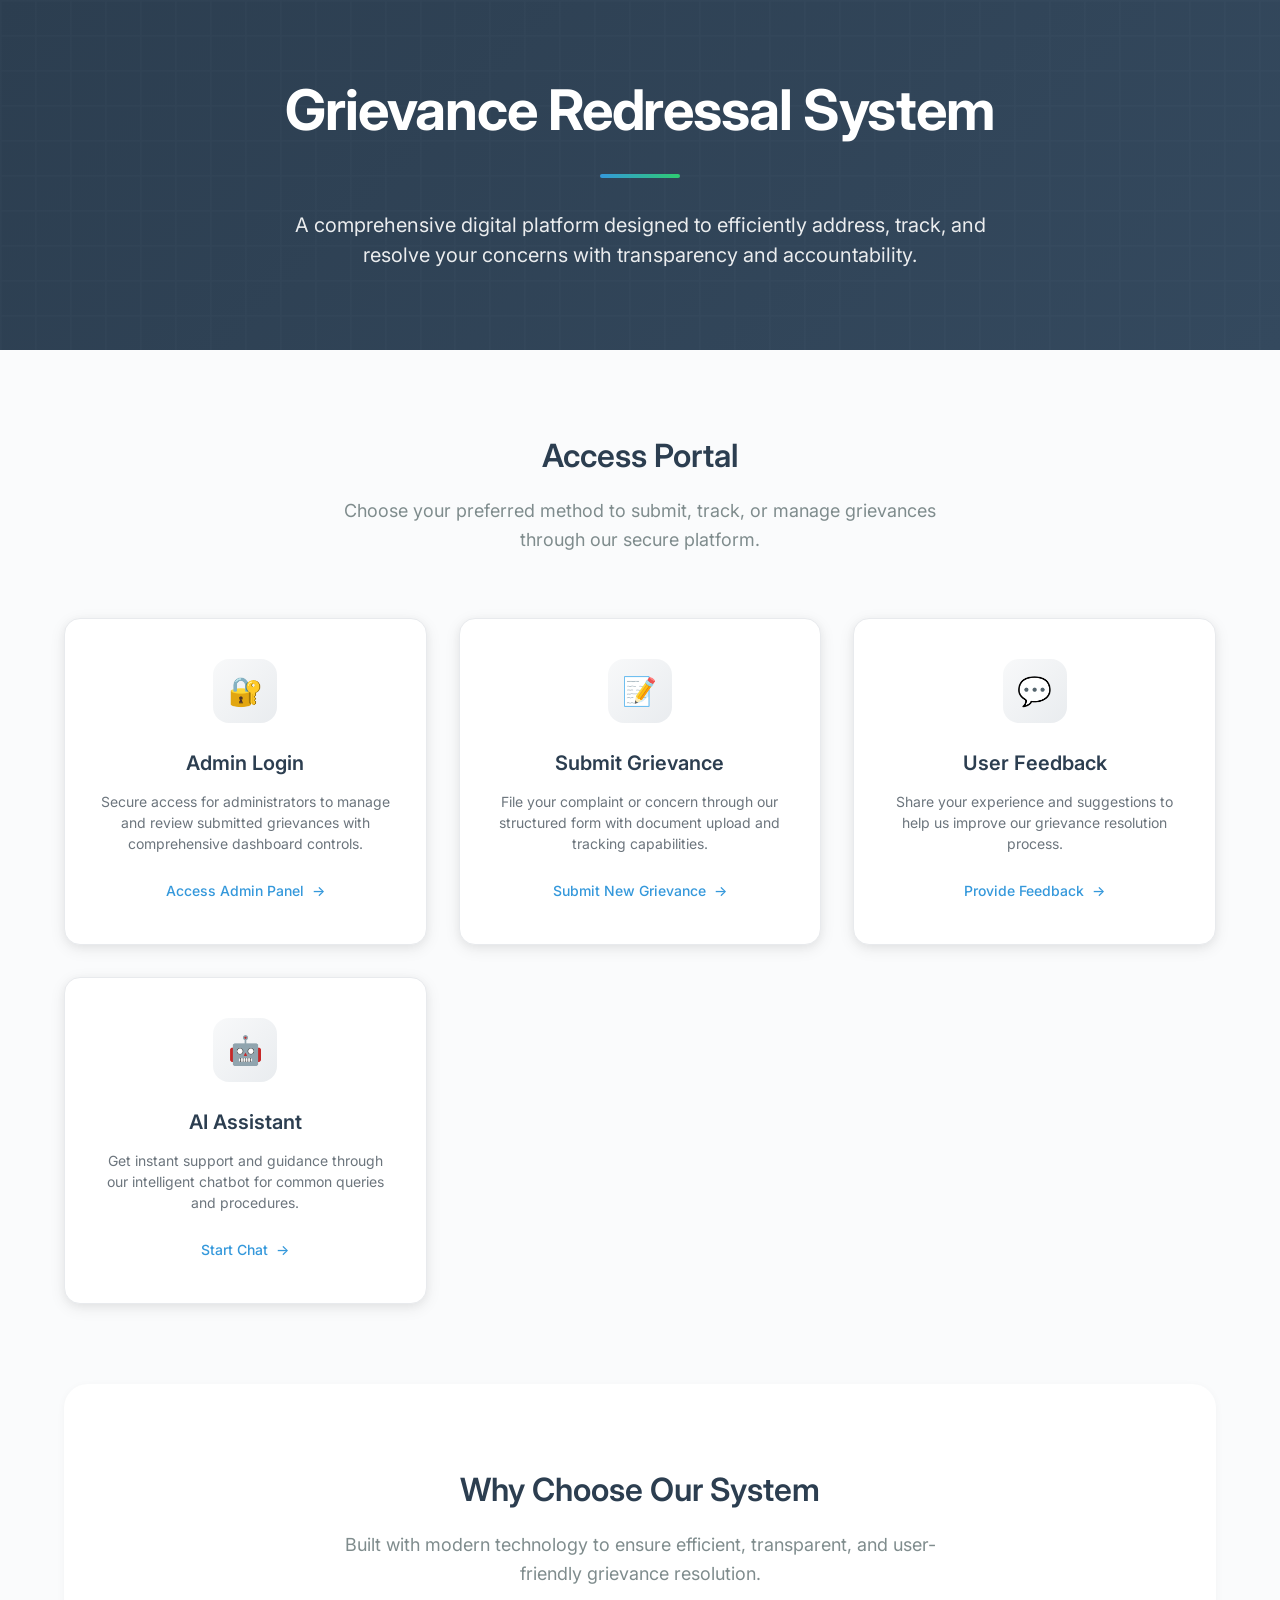
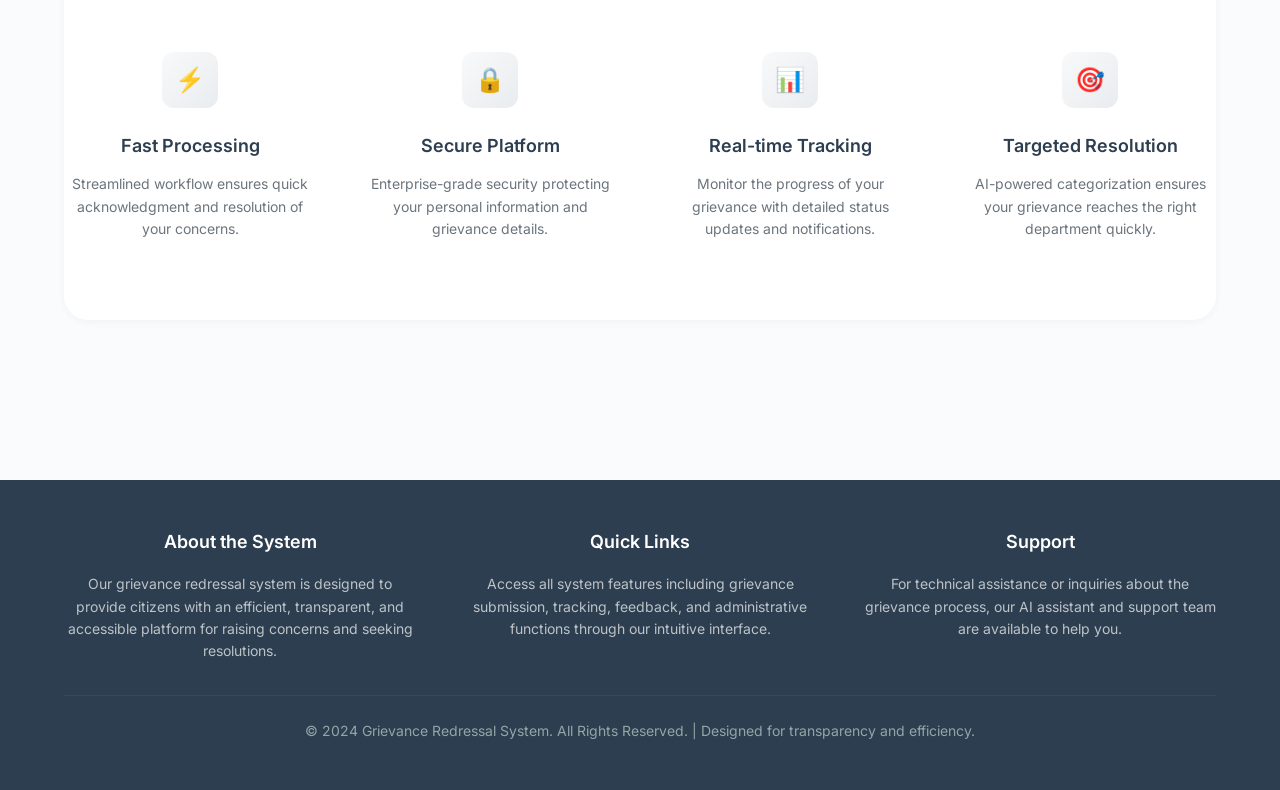
<file: index.html>
<!DOCTYPE html>
<html lang="en">

<head>
    <meta charset="UTF-8">
    <meta name="viewport" content="width=device-width, initial-scale=1.0">
    <title>Grievance Redressal System</title>
    <link href="https://fonts.googleapis.com/css2?family=Inter:wght@300;400;500;600;700&display=swap" rel="stylesheet">
    <style>
        /* General Reset and Box-Sizing */
        * {
            margin: 0;
            padding: 0;
            box-sizing: border-box;
        }

        body {
            font-family: 'Inter', -apple-system, BlinkMacSystemFont, 'Segoe UI', Roboto, sans-serif;
            background-color: #fafbfc;
            color: #2c3e50;
            line-height: 1.6;
            min-height: 100vh;
            display: flex;
            flex-direction: column;
            justify-content: space-between;
            padding: 0;
        }

        .container {
            max-width: 1200px;
            margin: 0 auto;
            padding: 0 24px;
            text-align: center;
        }

        /* Professional Header */
        header {
            background: linear-gradient(135deg, #2c3e50 0%, #34495e 100%);
            color: white;
            padding: 80px 0;
            position: relative;
            overflow: hidden;
        }

        header::before {
            content: '';
            position: absolute;
            top: 0;
            left: 0;
            right: 0;
            bottom: 0;
            background: url('data:image/svg+xml,<svg xmlns="http://www.w3.org/2000/svg" viewBox="0 0 100 100"><defs><pattern id="grid" width="10" height="10" patternUnits="userSpaceOnUse"><path d="M 10 0 L 0 0 0 10" fill="none" stroke="rgba(255,255,255,0.03)" stroke-width="1"/></pattern></defs><rect width="100" height="100" fill="url(%23grid)"/></svg>');
            opacity: 0.5;
        }

        .header-content {
            position: relative;
            z-index: 2;
        }

        header h1 {
            font-size: 56px;
            font-weight: 700;
            margin-bottom: 24px;
            letter-spacing: -0.02em;
            line-height: 1.1;
        }

        header p {
            font-size: 20px;
            font-weight: 400;
            opacity: 0.9;
            max-width: 700px;
            margin: 0 auto;
            line-height: 1.5;
        }

        .header-divider {
            width: 80px;
            height: 4px;
            background: linear-gradient(90deg, #3498db, #2ecc71);
            margin: 32px auto;
            border-radius: 2px;
        }

        /* Main Content Section */
        main {
            flex: 1;
            padding: 80px 0;
        }

        .section-title {
            font-size: 32px;
            font-weight: 600;
            color: #2c3e50;
            margin-bottom: 16px;
            text-align: center;
        }

        .section-subtitle {
            font-size: 18px;
            color: #7f8c8d;
            margin-bottom: 64px;
            text-align: center;
            max-width: 600px;
            margin-left: auto;
            margin-right: auto;
        }

        /* Professional Navigation Cards */
        .nav-grid {
            display: grid;
            grid-template-columns: repeat(auto-fit, minmax(300px, 1fr));
            gap: 32px;
            margin-bottom: 80px;
        }

        .nav-card {
            background: white;
            border-radius: 16px;
            padding: 40px 32px;
            box-shadow: 0 2px 8px rgba(0, 0, 0, 0.04), 0 4px 16px rgba(0, 0, 0, 0.08);
            border: 1px solid #e8eaed;
            transition: all 0.3s cubic-bezier(0.4, 0, 0.2, 1);
            position: relative;
            overflow: hidden;
            text-decoration: none;
            color: inherit;
            display: block;
        }

        .nav-card::before {
            content: '';
            position: absolute;
            top: 0;
            left: 0;
            right: 0;
            height: 4px;
            background: linear-gradient(90deg, #3498db, #2ecc71);
            transform: scaleX(0);
            transition: transform 0.3s ease;
        }

        .nav-card:hover::before {
            transform: scaleX(1);
        }

        .nav-card:hover {
            transform: translateY(-8px);
            box-shadow: 0 8px 24px rgba(0, 0, 0, 0.12), 0 16px 32px rgba(0, 0, 0, 0.08);
            border-color: #3498db;
        }

        .nav-card-icon {
            width: 64px;
            height: 64px;
            margin: 0 auto 24px;
            background: linear-gradient(135deg, #f8f9fa, #e9ecef);
            border-radius: 16px;
            display: flex;
            align-items: center;
            justify-content: center;
            font-size: 28px;
            transition: all 0.3s ease;
        }

        .nav-card:hover .nav-card-icon {
            background: linear-gradient(135deg, #3498db, #2ecc71);
            transform: scale(1.1);
        }

        .nav-card-title {
            font-size: 20px;
            font-weight: 600;
            color: #2c3e50;
            margin-bottom: 12px;
            transition: color 0.3s ease;
        }

        .nav-card:hover .nav-card-title {
            color: #3498db;
        }

        .nav-card-description {
            font-size: 14px;
            color: #6c757d;
            line-height: 1.5;
            margin-bottom: 24px;
        }

        .nav-card-link {
            display: inline-flex;
            align-items: center;
            font-size: 14px;
            font-weight: 500;
            color: #3498db;
            text-decoration: none;
            transition: color 0.3s ease;
        }

        .nav-card-link::after {
            content: '→';
            margin-left: 8px;
            transition: transform 0.3s ease;
        }

        .nav-card:hover .nav-card-link::after {
            transform: translateX(4px);
        }

        /* Features Section */
        .features-section {
            background: white;
            padding: 80px 0;
            border-radius: 24px;
            box-shadow: 0 2px 8px rgba(0, 0, 0, 0.04);
            margin-bottom: 80px;
        }

        .features-grid {
            display: grid;
            grid-template-columns: repeat(auto-fit, minmax(250px, 1fr));
            gap: 48px;
            margin-top: 64px;
        }

        .feature-item {
            text-align: center;
        }

        .feature-icon {
            width: 56px;
            height: 56px;
            margin: 0 auto 24px;
            background: linear-gradient(135deg, #f8f9fa, #e9ecef);
            border-radius: 12px;
            display: flex;
            align-items: center;
            justify-content: center;
            font-size: 24px;
        }

        .feature-title {
            font-size: 18px;
            font-weight: 600;
            color: #2c3e50;
            margin-bottom: 12px;
        }

        .feature-description {
            font-size: 14px;
            color: #6c757d;
            line-height: 1.6;
        }

        /* Professional Footer */
        footer {
            background: #2c3e50;
            color: #ecf0f1;
            padding: 48px 0;
            position: relative;
        }

        .footer-content {
            display: grid;
            grid-template-columns: repeat(auto-fit, minmax(250px, 1fr));
            gap: 48px;
            margin-bottom: 32px;
        }

        .footer-section h3 {
            font-size: 18px;
            font-weight: 600;
            margin-bottom: 16px;
            color: white;
        }

        .footer-section p {
            font-size: 14px;
            color: #bdc3c7;
            line-height: 1.6;
        }

        .footer-bottom {
            border-top: 1px solid #34495e;
            padding-top: 24px;
            text-align: center;
        }

        .footer-bottom p {
            font-size: 14px;
            color: #95a5a6;
        }

        /* Responsive Design */
        @media (max-width: 768px) {
            .container {
                padding: 0 16px;
            }

            header {
                padding: 60px 0;
            }

            header h1 {
                font-size: 40px;
                margin-bottom: 16px;
            }

            header p {
                font-size: 16px;
            }

            main {
                padding: 60px 0;
            }

            .section-title {
                font-size: 28px;
            }

            .nav-grid {
                grid-template-columns: 1fr;
                gap: 24px;
            }

            .nav-card {
                padding: 32px 24px;
            }

            .features-section {
                padding: 60px 0;
            }

            .footer-content {
                grid-template-columns: 1fr;
                gap: 32px;
            }
        }

        @media (max-width: 480px) {
            header h1 {
                font-size: 32px;
            }

            header p {
                font-size: 14px;
            }

            .nav-card {
                padding: 24px 20px;
            }

            .nav-card-icon {
                width: 48px;
                height: 48px;
                font-size: 24px;
            }
        }

        /* Accessibility improvements */
        @media (prefers-reduced-motion: reduce) {
            * {
                animation-duration: 0.01ms !important;
                animation-iteration-count: 1 !important;
                transition-duration: 0.01ms !important;
            }
        }

        /* Focus indicators for keyboard navigation */
        .nav-card:focus-visible {
            outline: 2px solid #3498db;
            outline-offset: 4px;
        }
    </style>
</head>

<body>
    <!-- Professional Header -->
    <header>
        <div class="container">
            <div class="header-content">
                <h1>Grievance Redressal System</h1>
                <div class="header-divider"></div>
                <p>A comprehensive digital platform designed to efficiently address, track, and resolve your concerns with transparency and accountability.</p>
            </div>
        </div>
    </header>

    <!-- Main Content -->
    <main>
        <div class="container">
            <h2 class="section-title">Access Portal</h2>
            <p class="section-subtitle">Choose your preferred method to submit, track, or manage grievances through our secure platform.</p>

            <!-- Professional Navigation Cards -->
            <div class="nav-grid">
                <a href="/login" class="nav-card">
                    <div class="nav-card-icon">🔐</div>
                    <h3 class="nav-card-title">Admin Login</h3>
                    <p class="nav-card-description">Secure access for administrators to manage and review submitted grievances with comprehensive dashboard controls.</p>
                    <span class="nav-card-link">Access Admin Panel</span>
                </a>

                <a href="/add_grievance" class="nav-card">
                    <div class="nav-card-icon">📝</div>
                    <h3 class="nav-card-title">Submit Grievance</h3>
                    <p class="nav-card-description">File your complaint or concern through our structured form with document upload and tracking capabilities.</p>
                    <span class="nav-card-link">Submit New Grievance</span>
                </a>

                <a href="/user_feedback" class="nav-card">
                    <div class="nav-card-icon">💬</div>
                    <h3 class="nav-card-title">User Feedback</h3>
                    <p class="nav-card-description">Share your experience and suggestions to help us improve our grievance resolution process.</p>
                    <span class="nav-card-link">Provide Feedback</span>
                </a>

                <a href="/chat" class="nav-card">
                    <div class="nav-card-icon">🤖</div>
                    <h3 class="nav-card-title">AI Assistant</h3>
                    <p class="nav-card-description">Get instant support and guidance through our intelligent chatbot for common queries and procedures.</p>
                    <span class="nav-card-link">Start Chat</span>
                </a>
            </div>

            <!-- Features Section -->
            <div class="features-section">
                <h2 class="section-title">Why Choose Our System</h2>
                <p class="section-subtitle">Built with modern technology to ensure efficient, transparent, and user-friendly grievance resolution.</p>
                
                <div class="features-grid">
                    <div class="feature-item">
                        <div class="feature-icon">⚡</div>
                        <h3 class="feature-title">Fast Processing</h3>
                        <p class="feature-description">Streamlined workflow ensures quick acknowledgment and resolution of your concerns.</p>
                    </div>
                    
                    <div class="feature-item">
                        <div class="feature-icon">🔒</div>
                        <h3 class="feature-title">Secure Platform</h3>
                        <p class="feature-description">Enterprise-grade security protecting your personal information and grievance details.</p>
                    </div>
                    
                    <div class="feature-item">
                        <div class="feature-icon">📊</div>
                        <h3 class="feature-title">Real-time Tracking</h3>
                        <p class="feature-description">Monitor the progress of your grievance with detailed status updates and notifications.</p>
                    </div>
                    
                    <div class="feature-item">
                        <div class="feature-icon">🎯</div>
                        <h3 class="feature-title">Targeted Resolution</h3>
                        <p class="feature-description">AI-powered categorization ensures your grievance reaches the right department quickly.</p>
                    </div>
                </div>
            </div>
        </div>
    </main>

    <!-- Professional Footer -->
    <footer>
        <div class="container">
            <div class="footer-content">
                <div class="footer-section">
                    <h3>About the System</h3>
                    <p>Our grievance redressal system is designed to provide citizens with an efficient, transparent, and accessible platform for raising concerns and seeking resolutions.</p>
                </div>
                
                <div class="footer-section">
                    <h3>Quick Links</h3>
                    <p>Access all system features including grievance submission, tracking, feedback, and administrative functions through our intuitive interface.</p>
                </div>
                
                <div class="footer-section">
                    <h3>Support</h3>
                    <p>For technical assistance or inquiries about the grievance process, our AI assistant and support team are available to help you.</p>
                </div>
            </div>
            
            <div class="footer-bottom">
                <p>&copy; 2024 Grievance Redressal System. All Rights Reserved. | Designed for transparency and efficiency.</p>
            </div>
        </div>
    </footer>
</body>

</html>
</file>
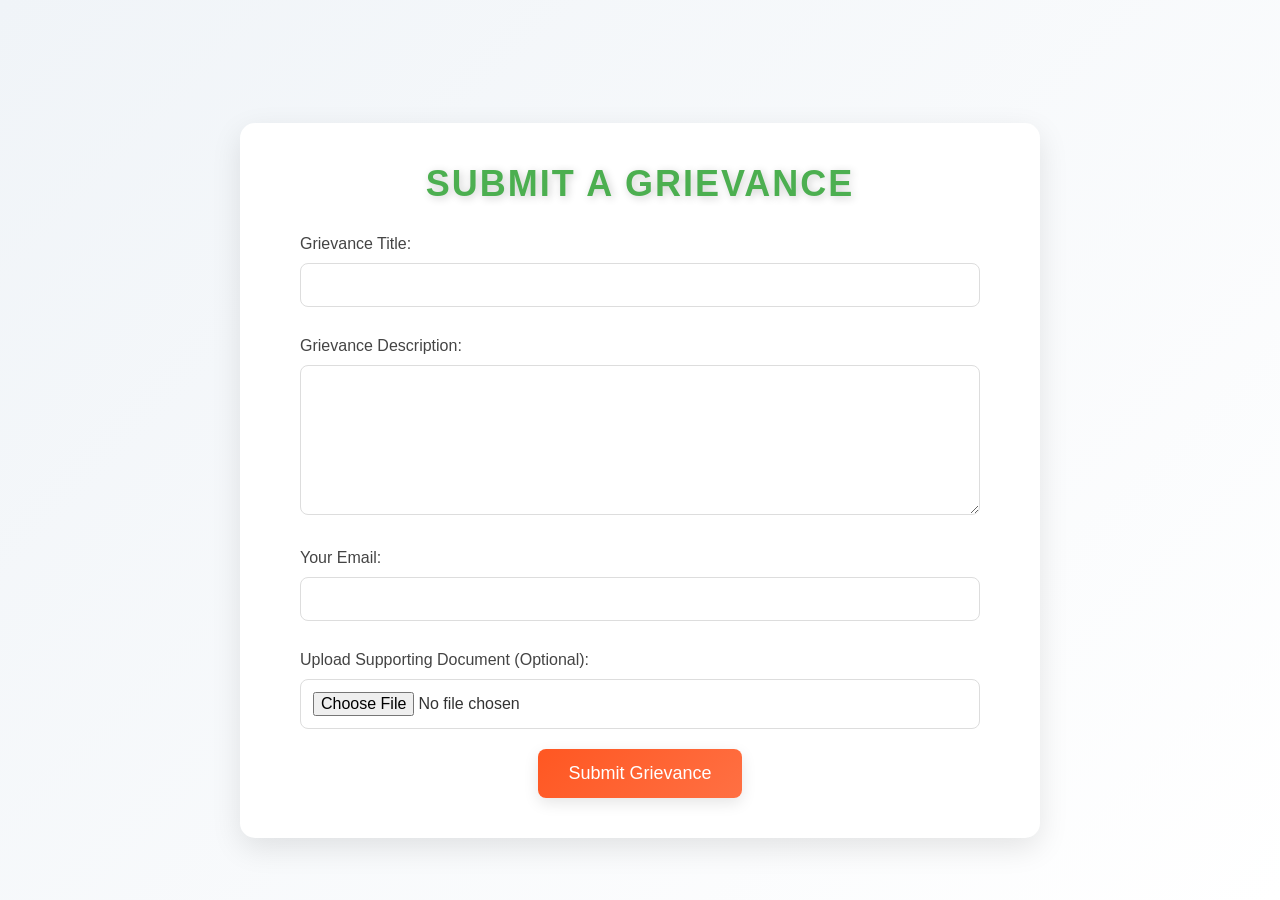
<file: add_grievance.html>
<!DOCTYPE html>
<html lang="en">
<head>
    <meta charset="UTF-8">
    <meta name="viewport" content="width=device-width, initial-scale=1.0">
    <title>Add Grievance</title>
    <style>
        /* General Reset and Box-Sizing */
        * {
            margin: 0;
            padding: 0;
            box-sizing: border-box;
        }

        body {
            font-family: 'Segoe UI', Tahoma, Geneva, Verdana, sans-serif;
            background: linear-gradient(135deg, #f0f4f8, #ffffff);
            color: #333;
            height: 100vh;
            display: flex;
            justify-content: center;
            align-items: center;
            margin: 0;
            padding: 20px;
            transition: all 0.3s ease;
        }

        .grievance-container {
            background: #ffffff;
            width: 100%;
            max-width: 800px;
            padding: 40px 60px;
            border-radius: 15px;
            box-shadow: 0 10px 30px rgba(0, 0, 0, 0.1);
            text-align: center;
            transition: transform 0.3s ease-in-out;
            transform: translateY(30px);
            animation: glow 3s ease-in-out infinite;
        }

        .grievance-container:hover {
            transform: translateY(0px);
        }

        h2 {
            font-size: 36px;
            color: #4CAF50;
            margin-bottom: 30px;
            text-transform: uppercase;
            letter-spacing: 2px;
            font-weight: 600;
            text-shadow: 2px 2px 8px rgba(0, 0, 0, 0.2);
        }

        label {
            font-size: 16px;
            color: #444;
            margin: 10px 0;
            text-align: left;
            display: block;
            font-weight: 500;
        }

        input, textarea {
            width: 100%;
            padding: 12px;
            margin-bottom: 20px;
            border: 1px solid #ddd;
            border-radius: 8px;
            font-size: 16px;
            transition: border 0.3s ease, box-shadow 0.3s ease;
        }

        input:focus, textarea:focus {
            border: 1px solid #4CAF50;
            outline: none;
            box-shadow: 0 0 5px rgba(76, 175, 80, 0.3);
        }

        textarea {
            height: 150px;
            resize: vertical;
        }

        button {
            background: linear-gradient(135deg, #FF5722, #FF7043);
            color: white;
            padding: 14px 30px;
            border-radius: 8px;
            border: none;
            cursor: pointer;
            font-size: 18px;
            transition: all 0.3s ease;
            box-shadow: 0 5px 15px rgba(0, 0, 0, 0.1);
            animation: buttonGlow 3s ease-in-out infinite;
        }

        button:hover {
            background: linear-gradient(135deg, #FF7043, #FF5722);
            transform: translateY(-3px);
            box-shadow: 0 10px 25px rgba(0, 0, 0, 0.15);
        }

        /* Keyframes for blooming (glow) effect */
        @keyframes glow {
            0%, 100% {
                box-shadow: 0 10px 30px rgba(0, 0, 0, 0.1), 0 0 15px rgba(76, 175, 80, 0.4);
            }
            50% {
                box-shadow: 0 10px 30px rgba(0, 0, 0, 0.1), 0 0 25px rgba(76, 175, 80, 0.7);
            }
        }

        @keyframes buttonGlow {
            0%, 100% {
                box-shadow: 0 5px 15px rgba(0, 0, 0, 0.1), 0 0 10px rgba(255, 87, 34, 0.4);
            }
            50% {
                box-shadow: 0 5px 15px rgba(0, 0, 0, 0.1), 0 0 20px rgba(255, 87, 34, 0.7);
            }
        }

        /* Responsive Design */
        @media (max-width: 768px) {
            .grievance-container {
                padding: 30px;
            }

            h2 {
                font-size: 28px;
            }

            input, textarea, button {
                font-size: 16px;
            }
        }
    </style>
</head>
<body>
    <div class="grievance-container">
        <h2>Submit a Grievance</h2>
        
        <!-- Grievance submission form -->
        <form action="/add_grievance" method="POST" enctype="multipart/form-data">
            <label for="grievance_title">Grievance Title:</label>
            <input type="text" id="grievance_title" name="grievance_title" required>

            <label for="grievance_description">Grievance Description:</label>
            <textarea id="grievance_description" name="grievance_description" required></textarea>

            <label for="email">Your Email:</label>
            <input type="email" id="email" name="email" required>

            <!-- File upload input -->
            <label for="attachment">Upload Supporting Document (Optional):</label>
            <input type="file" id="attachment" name="attachment" accept=".jpg, .jpeg, .png, .pdf, .doc, .docx">

            <button type="submit">Submit Grievance</button>
        </form>
    </div>
</body>
</html>
</file>
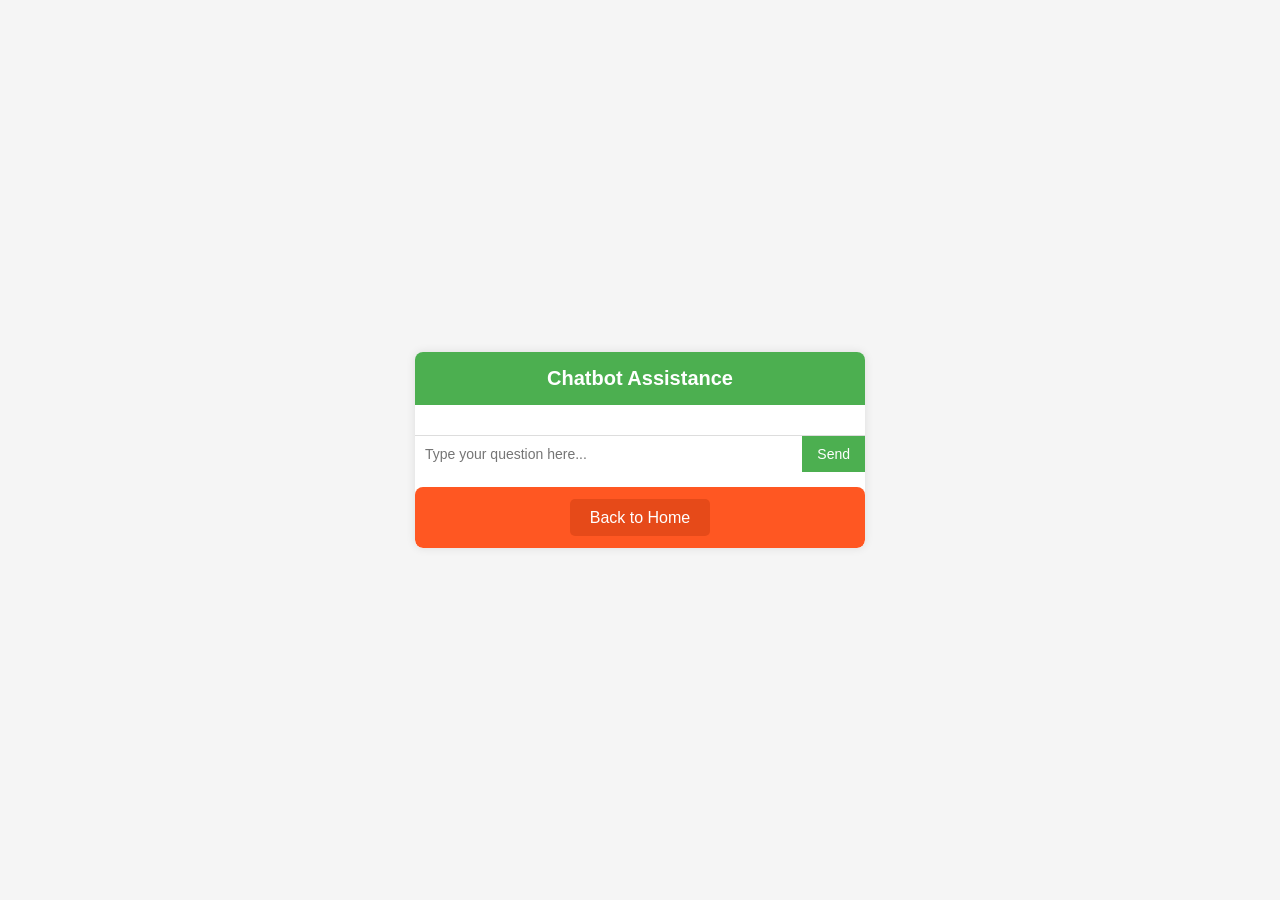
<file: chatbot.html>
<!DOCTYPE html>
<html lang="en">
<head>
    <meta charset="UTF-8">
    <meta name="viewport" content="width=device-width, initial-scale=1.0">
    <title>Chatbot Assistance</title>
    <style>
        body {
            font-family: Arial, sans-serif;
            display: flex;
            align-items: center;
            justify-content: center;
            height: 100vh;
            background: #f5f5f5;
            margin: 0;
        }

        .chat-container {
            width: 100%;
            max-width: 450px;
            background: #fff;
            box-shadow: 0 0 10px rgba(0, 0, 0, 0.1);
            border-radius: 8px;
            overflow: hidden;
            display: flex;
            flex-direction: column;
            animation: glowEffect 3s ease-in-out infinite; /* Glowing animation */
        }

        /* Glowing Effect for the Chatbot Box */
        @keyframes glowEffect {
            0% {
                box-shadow: 0 0 10px rgba(0, 255, 0, 0.5), 0 0 20px rgba(0, 255, 0, 0.5);
            }
            50% {
                box-shadow: 0 0 20px rgba(0, 255, 0, 1), 0 0 30px rgba(0, 255, 0, 0.7);
            }
            100% {
                box-shadow: 0 0 10px rgba(0, 255, 0, 0.5), 0 0 20px rgba(0, 255, 0, 0.5);
            }
        }

        .chat-header {
            background-color: #4CAF50;
            color: white;
            padding: 15px;
            text-align: center;
            font-size: 20px;
            font-weight: bold;
        }

        .chat-box {
            padding: 15px;
            flex: 1;
            overflow-y: auto;
            display: flex;
            flex-direction: column;
            gap: 10px;
            max-height: 400px;
        }

        .user-message, .bot-message {
            padding: 10px 15px;
            border-radius: 15px;
            max-width: 75%;
            word-wrap: break-word;
        }

        .user-message {
            align-self: flex-end;
            background-color: #FF5722;
            color: white;
        }

        .bot-message {
            align-self: flex-start;
            background-color: #e0e0e0;
            color: #333;
        }

        .chat-input {
            display: flex;
            border-top: 1px solid #ddd;
        }

        .chat-input input {
            flex: 1;
            padding: 10px;
            border: none;
            border-radius: 0;
            outline: none;
            font-size: 14px;
        }

        .chat-input button {
            background-color: #4CAF50;
            color: white;
            padding: 10px 15px;
            border: none;
            cursor: pointer;
            font-size: 14px;
            transition: background-color 0.3s ease;
        }

        .chat-input button:hover {
            background-color: #388E3C;
        }

        /* Back to Home Box */
        .home-box {
            padding: 20px;
            background-color: #FF5722;
            color: white;
            text-align: center;
            font-size: 18px;
            border-radius: 8px;
            margin-top: 15px;
        }

        .home-box a {
            text-decoration: none;
            color: white;
            font-size: 16px;
            padding: 10px 20px;
            background-color: #E64A19;
            border-radius: 5px;
            transition: background-color 0.3s ease;
        }

        .home-box a:hover {
            background-color: #D84315;
        }

        /* Responsiveness */
        @media (max-width: 500px) {
            .chat-container {
                max-width: 90%;
            }

            .chat-header {
                font-size: 18px;
            }
        }
    </style>
</head>
<body>

<div class="chat-container">
    <div class="chat-header">
        Chatbot Assistance
    </div>

    <div class="chat-box" id="chat-box">
        <!-- Messages will appear here -->
    </div>

    <div class="chat-input">
        <input type="text" id="user-input" placeholder="Type your question here..." />
        <button onclick="handleUserMessage()">Send</button>
    </div>

    <!-- Back to Home Button Box -->
    <div class="home-box">
        <a href="/">Back to Home</a>
    </div>
</div>

<script>
    // Predefined responses for common issues
    const responses = {
        "how do i submit a grievance": "To submit a grievance, go to the 'Add a Grievance' page, fill in the required details, and submit it. If you're unable to do this yourself, you can report it directly here.",
        "how can i check my grievance status": "You can check your grievance status by logging into your user account and navigating to the dashboard. If you need assistance, please report it through the grievance system.",
        "i forgot my password": "Please use the 'Forgot Password' option on the login page to reset your password. If you're unable to reset it, you can report the issue to us.",
        "how do i contact support": "For further assistance, please email our support team at support@example.com, or you can report the issue through the grievance system.",
        "water leakage problem": "For water leakage issues, try to identify the source and check if you can fix it yourself. If not, please report it through the grievance system for further assistance.",
        "road construction problem": "If there are issues with road construction, please report it to the relevant local authorities. You can also submit a grievance if you're facing disruption.",
        "electronics problem": "For electronics-related issues, check the device's manual or troubleshoot common issues. If the problem persists, report it through the grievance system.",
        "road lights not working": "If you notice that road lights are not functioning, check with the local municipal authorities. If it's not resolved, report it through the grievance system.",
        "data loss": "If you've experienced data loss, attempt recovery from any backup you might have. If this is not possible, you can report the issue through the grievance system for further help.",
        "corruption": "If you are facing corruption-related issues, report it to the appropriate authorities or submit a grievance to us, and we will escalate it.",
        "workplace harassment": "If you're experiencing workplace harassment, it's important to document the incidents and report them to HR or the concerned authority. You can also report it through the grievance system if needed.",
        "bullying": "Bullying should be reported immediately. If you're unable to resolve it internally, please submit a grievance to us for further action.",
        "parking problem": "For parking issues, check if alternative spaces are available or contact the parking management. If the issue persists, please report it through the grievance system.",
        "food problem": "If you're having issues with food quality or hygiene, report it directly to the food service provider. If unresolved, you can report the grievance to us.",
        "fraud": "If you've encountered fraud, report it to the authorities immediately. If you need further assistance, contact customer support or file a grievance.",
        "scam": "In case of a scam, report it to the appropriate authorities. If you need assistance or want to escalate the issue, file a grievance through the system.",
        "default": "I'm sorry, I didn't understand that. Could you please rephrase? Or if it's an issue, feel free to report it via the grievance system."
    };

    // Function to handle user message
    function handleUserMessage() {
        const userInput = document.getElementById('user-input').value.trim().toLowerCase();
        if (!userInput) return; // Don't send empty messages

        displayMessage(userInput, 'user');

        // Get the bot's response
        const botResponse = responses[userInput] || responses["default"];
        setTimeout(() => displayMessage(botResponse, 'bot'), 500);

        // Clear input field
        document.getElementById('user-input').value = '';
    }

    // Function to display messages in the chatbox
    function displayMessage(message, type) {
        const messageContainer = document.createElement('div');
        messageContainer.classList.add(type === 'user' ? 'user-message' : 'bot-message');
        messageContainer.textContent = message;
        document.getElementById('chat-box').appendChild(messageContainer);
        document.getElementById('chat-box').scrollTop = document.getElementById('chat-box').scrollHeight;
    }

    // Allow user to send message using Enter key
    document.getElementById('user-input').addEventListener('keypress', function(event) {
        if (event.key === 'Enter') {
            handleUserMessage();
        }
    });
</script>

</body>
</html>
</file>
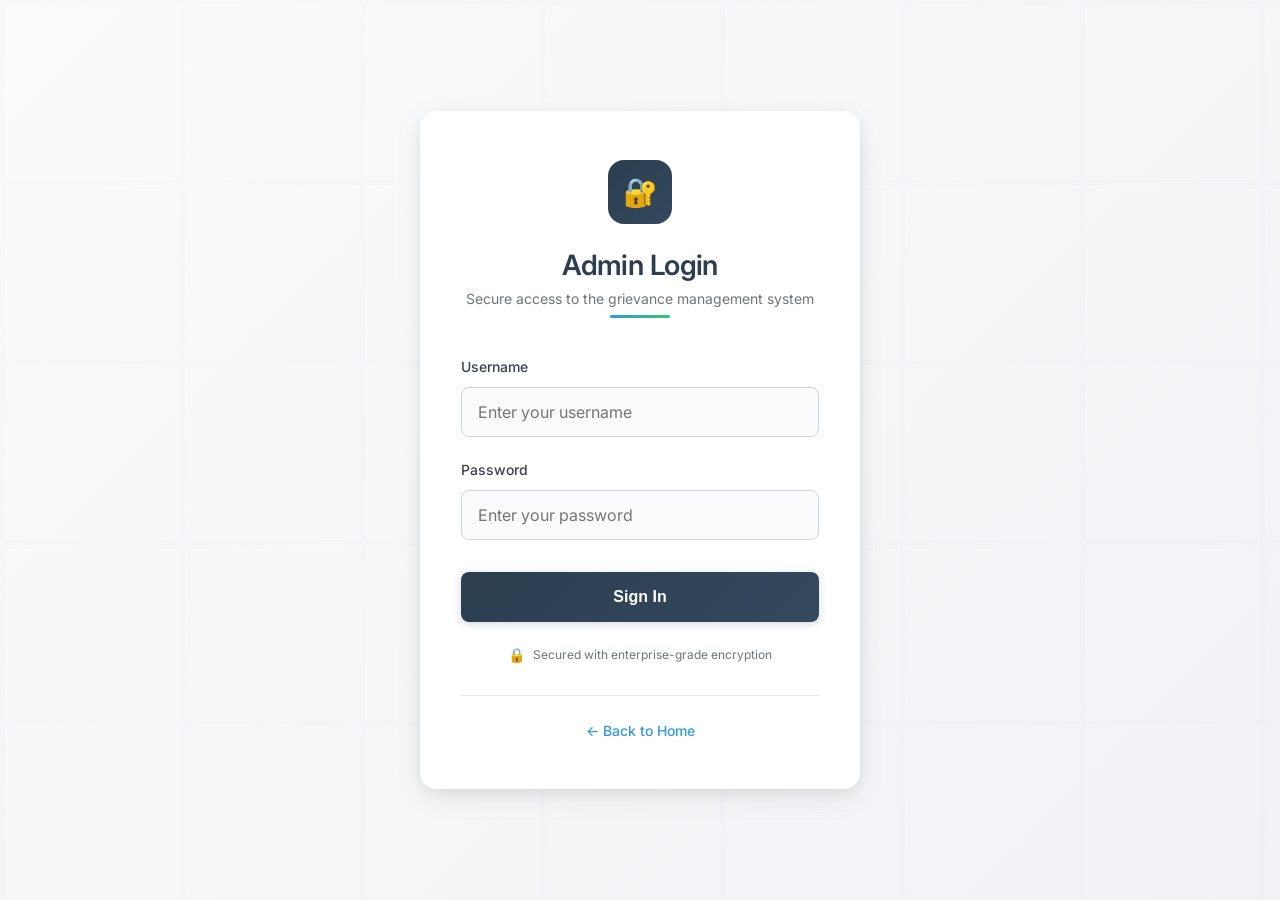
<file: login.html>
<!DOCTYPE html>
<html lang="en">
<head>
    <meta charset="UTF-8">
    <meta name="viewport" content="width=device-width, initial-scale=1.0">
    <title>Admin Login</title>
    <link href="https://fonts.googleapis.com/css2?family=Inter:wght@300;400;500;600;700&display=swap" rel="stylesheet">
    <style>
        /* General Reset and Box-Sizing */
        * {
            margin: 0;
            padding: 0;
            box-sizing: border-box;
        }

        body {
            font-family: 'Inter', -apple-system, BlinkMacSystemFont, 'Segoe UI', Roboto, sans-serif;
            background: linear-gradient(135deg, #fafbfc 0%, #f0f2f5 100%);
            color: #2c3e50;
            min-height: 100vh;
            display: flex;
            justify-content: center;
            align-items: center;
            padding: 20px;
            position: relative;
        }

        /* Background Pattern */
        body::before {
            content: '';
            position: fixed;
            top: 0;
            left: 0;
            right: 0;
            bottom: 0;
            background: url('data:image/svg+xml,<svg xmlns="http://www.w3.org/2000/svg" viewBox="0 0 100 100"><defs><pattern id="grid" width="20" height="20" patternUnits="userSpaceOnUse"><path d="M 20 0 L 0 0 0 20" fill="none" stroke="rgba(44,62,80,0.02)" stroke-width="1"/></pattern></defs><rect width="100" height="100" fill="url(%23grid)"/></svg>');
            opacity: 0.5;
            pointer-events: none;
        }

        /* Login Container */
        .login-container {
            background: white;
            padding: 48px 40px;
            border-radius: 16px;
            box-shadow: 0 4px 16px rgba(0, 0, 0, 0.08), 0 8px 32px rgba(0, 0, 0, 0.06);
            width: 100%;
            max-width: 440px;
            text-align: center;
            position: relative;
            z-index: 1;
            border: 1px solid rgba(255, 255, 255, 0.2);
        }

        /* Header Section */
        .login-header {
            margin-bottom: 40px;
        }

        .login-icon {
            width: 64px;
            height: 64px;
            margin: 0 auto 24px;
            background: linear-gradient(135deg, #2c3e50, #34495e);
            border-radius: 16px;
            display: flex;
            align-items: center;
            justify-content: center;
            font-size: 28px;
            color: white;
        }

        h2 {
            font-size: 28px;
            margin-bottom: 8px;
            color: #2c3e50;
            font-weight: 600;
            letter-spacing: -0.02em;
        }

        .login-subtitle {
            font-size: 14px;
            color: #6c757d;
            margin-bottom: 8px;
        }

        .header-divider {
            width: 60px;
            height: 3px;
            background: linear-gradient(90deg, #3498db, #2ecc71);
            margin: 0 auto;
            border-radius: 2px;
        }

        /* Form Styling */
        form {
            display: flex;
            flex-direction: column;
            gap: 24px;
            text-align: left;
        }

        .form-group {
            display: flex;
            flex-direction: column;
            gap: 8px;
        }

        label {
            font-size: 14px;
            font-weight: 500;
            color: #374151;
            margin-bottom: 4px;
        }

        input {
            padding: 14px 16px;
            font-size: 16px;
            border-radius: 8px;
            border: 1px solid #d1d5db;
            outline: none;
            transition: all 0.2s ease;
            background-color: #fafbfc;
            font-family: inherit;
        }

        input:focus {
            border-color: #3498db;
            box-shadow: 0 0 0 3px rgba(52, 152, 219, 0.1);
            background-color: white;
        }

        input:hover {
            border-color: #9ca3af;
        }

        /* Button Styling */
        .login-button {
            background: linear-gradient(135deg, #2c3e50 0%, #34495e 100%);
            color: white;
            padding: 16px 0;
            font-size: 16px;
            font-weight: 600;
            border-radius: 8px;
            border: none;
            cursor: pointer;
            transition: all 0.2s ease;
            box-shadow: 0 2px 8px rgba(44, 62, 80, 0.2);
            position: relative;
            overflow: hidden;
            margin-top: 8px;
        }

        .login-button::before {
            content: '';
            position: absolute;
            top: 0;
            left: -100%;
            width: 100%;
            height: 100%;
            background: linear-gradient(90deg, transparent, rgba(255, 255, 255, 0.2), transparent);
            transition: left 0.5s ease;
        }

        .login-button:hover::before {
            left: 100%;
        }

        .login-button:hover {
            background: linear-gradient(135deg, #34495e 0%, #2c3e50 100%);
            transform: translateY(-2px);
            box-shadow: 0 4px 12px rgba(44, 62, 80, 0.3);
        }

        .login-button:active {
            transform: translateY(0);
        }

        .login-button:focus {
            outline: none;
            box-shadow: 0 0 0 3px rgba(52, 152, 219, 0.3);
        }



        /* Security Badge */
        .security-badge {
            display: flex;
            align-items: center;
            justify-content: center;
            gap: 8px;
            margin-top: 24px;
            font-size: 12px;
            color: #6c757d;
        }

        .security-badge::before {
            content: '🔒';
            font-size: 14px;
        }

        /* Footer Link */
        .footer-link {
            margin-top: 32px;
            padding-top: 24px;
            border-top: 1px solid #e5e7eb;
        }

        .footer-link a {
            color: #3498db;
            text-decoration: none;
            font-size: 14px;
            font-weight: 500;
            transition: color 0.2s ease;
        }

        .footer-link a:hover {
            color: #2c3e50;
        }

        /* Responsive Design */
        @media (max-width: 768px) {
            .login-container {
                padding: 32px 24px;
                margin: 16px;
            }

            h2 {
                font-size: 24px;
            }

            .login-icon {
                width: 56px;
                height: 56px;
                font-size: 24px;
            }

            input {
                padding: 12px 14px;
                font-size: 16px;
            }

            .login-button {
                padding: 14px 0;
                font-size: 16px;
            }
        }

        @media (max-width: 480px) {
            .login-container {
                padding: 24px 20px;
            }

            h2 {
                font-size: 22px;
            }

            input {
                padding: 12px;
                font-size: 16px;
            }
        }

        /* Accessibility improvements */
        @media (prefers-reduced-motion: reduce) {
            * {
                animation-duration: 0.01ms !important;
                animation-iteration-count: 1 !important;
                transition-duration: 0.01ms !important;
            }
        }

        /* Focus indicators for keyboard navigation */
        input:focus-visible,
        .login-button:focus-visible {
            outline: 2px solid #3498db;
            outline-offset: 2px;
        }
    </style>
</head>
<body>
    <div class="login-container">
        <div class="login-header">
            <div class="login-icon">🔐</div>
            <h2>Admin Login</h2>
            <p class="login-subtitle">Secure access to the grievance management system</p>
            <div class="header-divider"></div>
        </div>
        
        <!-- Form for admin login -->
        <form action="/login" method="POST">
            <div class="form-group">
                <label for="username">Username</label>
                <input type="text" id="username" name="username" required placeholder="Enter your username">
            </div>

            <div class="form-group">
                <label for="password">Password</label>
                <input type="password" id="password" name="password" required placeholder="Enter your password">
            </div>

            <button type="submit" class="login-button">Sign In</button>
        </form>



        <div class="security-badge">
            Secured with enterprise-grade encryption
        </div>

        <div class="footer-link">
            <a href="/">← Back to Home</a>
        </div>
    </div>
</body>
</html>
</file>
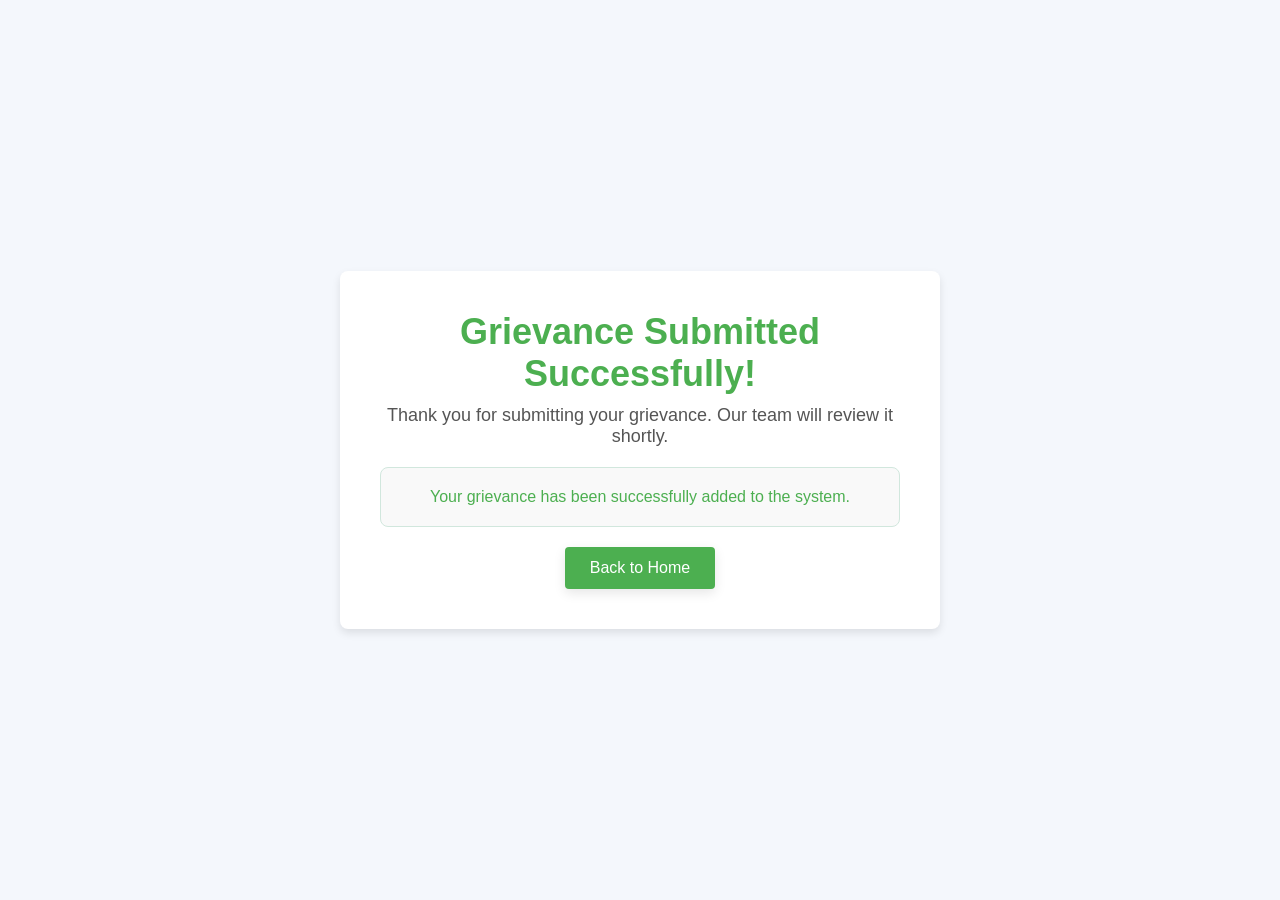
<file: submission_success.html>
<!DOCTYPE html>
<html lang="en">
<head>
    <meta charset="UTF-8">
    <meta name="viewport" content="width=device-width, initial-scale=1.0">
    <title>Grievance Submitted Successfully</title>
    <style>
        /* General Reset and Box-Sizing */
        * {
            margin: 0;
            padding: 0;
            box-sizing: border-box;
        }

        body {
            font-family: Arial, sans-serif;
            background-color: #f4f7fc;
            margin: 0;
            padding: 0;
            display: flex;
            justify-content: center;
            align-items: center;
            height: 100vh;
        }
        
        .success-container {
            background-color: #ffffff;
            border-radius: 8px;
            box-shadow: 0 4px 8px rgba(0, 0, 0, 0.1);
            padding: 40px;
            max-width: 600px;
            text-align: center;
            animation: containerGlow 3s ease-in-out infinite;
        }

        .success-container h1 {
            color: #4CAF50;
            font-size: 36px;
            margin-bottom: 10px;
        }

        .success-container p {
            font-size: 18px;
            color: #555555;
        }

        .success-container .message {
            margin-top: 20px;
            padding: 20px;
            background-color: #f9f9f9;
            border: 1px solid #d1e7dd;
            border-radius: 8px;
            color: #4CAF50;
        }

        .success-container a {
            display: inline-block;
            margin-top: 20px;
            padding: 12px 25px;
            background-color: #4CAF50;
            color: white;
            text-decoration: none;
            border-radius: 4px;
            font-size: 16px;
            transition: all 0.3s ease;
            box-shadow: 0 4px 12px rgba(0, 0, 0, 0.1);
            animation: buttonGlow 3s ease-in-out infinite;
        }

        .success-container a:hover {
            background-color: #45a049;
        }

        /* Keyframes for blooming (glow) effect */
        @keyframes containerGlow {
            0%, 100% {
                box-shadow: 0 4px 8px rgba(0, 0, 0, 0.1), 0 0 15px rgba(76, 175, 80, 0.4);
            }
            50% {
                box-shadow: 0 4px 8px rgba(0, 0, 0, 0.1), 0 0 25px rgba(76, 175, 80, 0.7);
            }
        }

        @keyframes buttonGlow {
            0%, 100% {
                box-shadow: 0 4px 12px rgba(0, 0, 0, 0.1), 0 0 10px rgba(76, 175, 80, 0.4);
            }
            50% {
                box-shadow: 0 4px 12px rgba(0, 0, 0, 0.1), 0 0 20px rgba(76, 175, 80, 0.7);
            }
        }
    </style>
</head>
<body>
    <div class="success-container">
        <h1>Grievance Submitted Successfully!</h1>
        <p>Thank you for submitting your grievance. Our team will review it shortly.</p>
        <div class="message">
            Your grievance has been successfully added to the system.
        </div>
        <a href="/">Back to Home</a>
    </div>
</body>
</html>
</file>
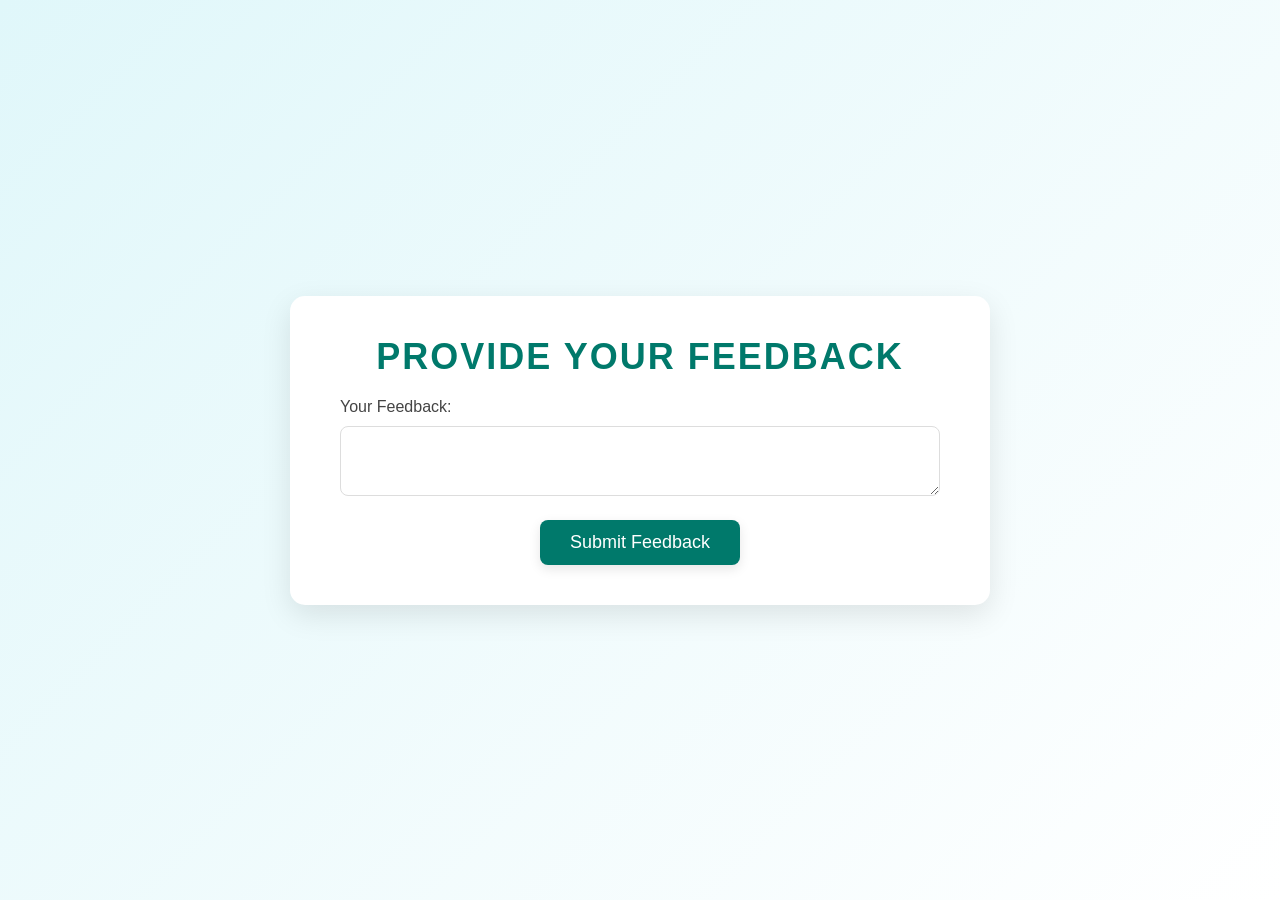
<file: user_feedback.html>
<!DOCTYPE html>
<html lang="en">
<head>
    <meta charset="UTF-8">
    <meta name="viewport" content="width=device-width, initial-scale=1.0">
    <title>User Feedback</title>
    <style>
        /* General Reset and Box-Sizing */
        * {
            margin: 0;
            padding: 0;
            box-sizing: border-box;
        }

        body {
            font-family: 'Segoe UI', Tahoma, Geneva, Verdana, sans-serif;
            background: linear-gradient(135deg, #e0f7fa, #ffffff);
            color: #333;
            height: 100vh;
            display: flex;
            justify-content: center;
            align-items: center;
            margin: 0;
            padding: 20px;
        }

        .feedback-container {
            background: #ffffff;
            width: 100%;
            max-width: 700px;
            padding: 40px 50px;
            border-radius: 15px;
            box-shadow: 0 10px 30px rgba(0, 0, 0, 0.1);
            text-align: center;
            transition: transform 0.3s ease-in-out;
            animation: containerGlow 3s ease-in-out infinite;
        }

        .feedback-container:hover {
            transform: translateY(-5px);
        }

        h2 {
            font-size: 36px;
            color: #00796b;
            margin-bottom: 20px;
            text-transform: uppercase;
            letter-spacing: 2px;
            font-weight: 600;
        }

        label {
            font-size: 16px;
            color: #444;
            margin: 10px 0;
            text-align: left;
            display: block;
        }

        textarea {
            width: 100%;
            padding: 15px;
            margin-bottom: 20px;
            border: 1px solid #ddd;
            border-radius: 8px;
            font-size: 16px;
            transition: border 0.3s ease;
        }

        textarea:focus {
            border: 1px solid #00796b;
            outline: none;
        }

        button {
            background-color: #00796b;
            color: white;
            padding: 12px 30px;
            border-radius: 8px;
            border: none;
            cursor: pointer;
            font-size: 18px;
            transition: all 0.3s ease;
            box-shadow: 0 4px 12px rgba(0, 0, 0, 0.1);
            animation: buttonGlow 3s ease-in-out infinite;
        }

        button:hover {
            background-color: #004d40;
            transform: translateY(-3px);
            box-shadow: 0 8px 18px rgba(0, 0, 0, 0.15);
        }

        /* Keyframes for blooming (glow) effect */
        @keyframes containerGlow {
            0%, 100% {
                box-shadow: 0 10px 30px rgba(0, 0, 0, 0.1), 0 0 15px rgba(0, 121, 107, 0.4);
            }
            50% {
                box-shadow: 0 10px 30px rgba(0, 0, 0, 0.1), 0 0 25px rgba(0, 121, 107, 0.7);
            }
        }

        @keyframes buttonGlow {
            0%, 100% {
                box-shadow: 0 4px 12px rgba(0, 0, 0, 0.1), 0 0 10px rgba(0, 121, 107, 0.4);
            }
            50% {
                box-shadow: 0 4px 12px rgba(0, 0, 0, 0.1), 0 0 20px rgba(0, 121, 107, 0.7);
            }
        }

        /* Responsive Design */
        @media (max-width: 768px) {
            .feedback-container {
                padding: 30px;
            }

            h2 {
                font-size: 28px;
            }

            textarea, button {
                font-size: 16px;
            }
        }
    </style>
</head>
<body>
    <div class="feedback-container">
        <h2>Provide Your Feedback</h2>
        
        <!-- User feedback submission form -->
        <form action="/user_feedback" method="POST">
            <label for="feedback">Your Feedback:</label>
            <textarea id="feedback" name="feedback" required></textarea>

            <button type="submit">Submit Feedback</button>
        </form>
    </div>
</body>
</html>
</file>
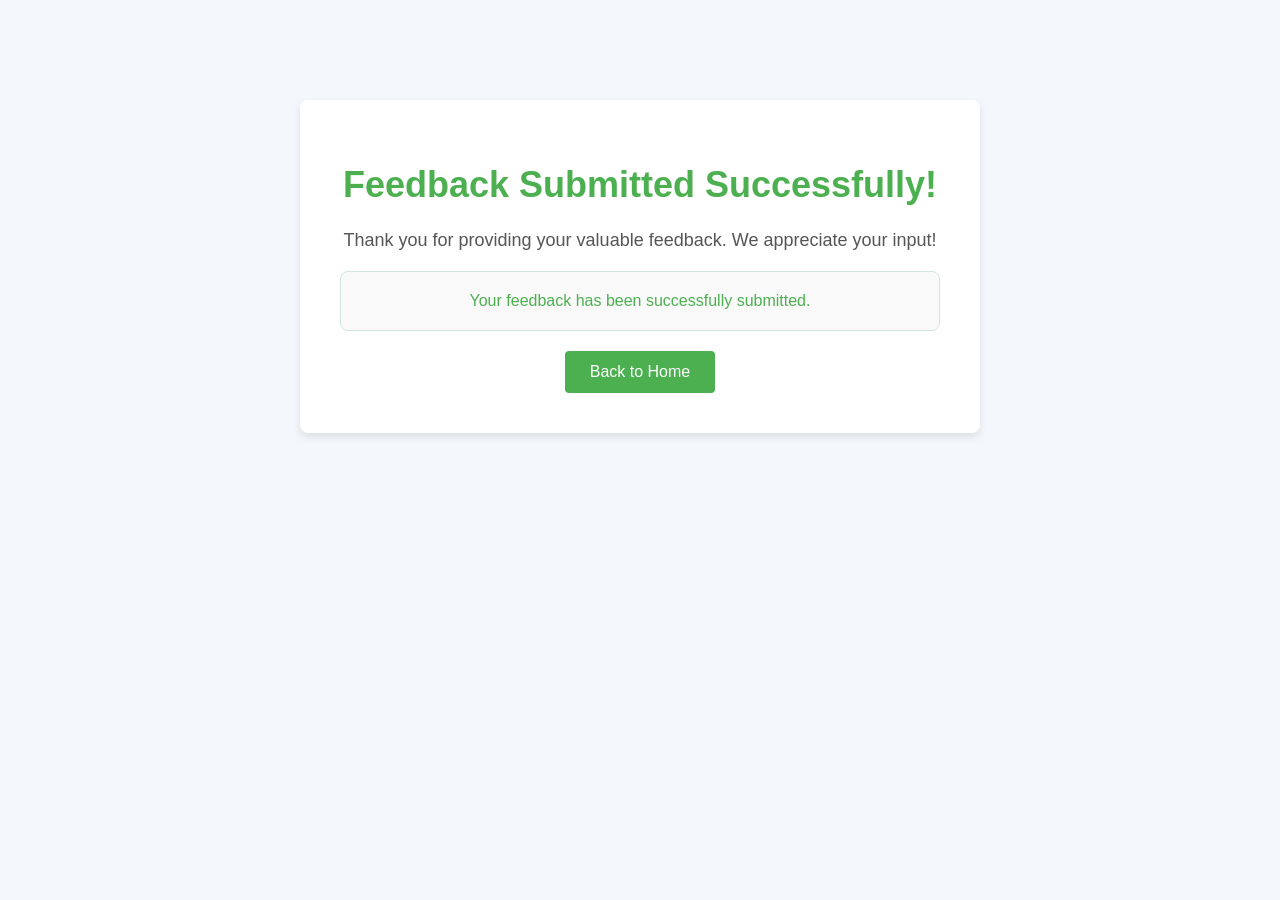
<file: user_feedback_success.html>
<!DOCTYPE html>
<html lang="en">
<head>
    <meta charset="UTF-8">
    <meta name="viewport" content="width=device-width, initial-scale=1.0">
    <title>User Feedback Submitted</title>
    <style>
        body {
            font-family: Arial, sans-serif;
            background-color: #f4f7fc;
            margin: 0;
            padding: 0;
        }

        .success-container {
            background-color: #ffffff;
            border-radius: 8px;
            box-shadow: 0 4px 8px rgba(0, 0, 0, 0.1);
            padding: 40px;
            margin: 100px auto;
            max-width: 600px;
            text-align: center;
        }

        .success-container h1 {
            color: #4CAF50;
            font-size: 36px;
        }

        .success-container p {
            font-size: 18px;
            color: #555555;
        }

        .success-container .message {
            margin-top: 20px;
            padding: 20px;
            background-color: #f9f9f9;
            border: 1px solid #d1e7dd;
            border-radius: 8px;
            color: #4CAF50;
        }

        .success-container a {
            display: inline-block;
            margin-top: 20px;
            padding: 12px 25px;
            background-color: #4CAF50;
            color: white;
            text-decoration: none;
            border-radius: 4px;
            font-size: 16px;
            transition: background-color 0.3s;
        }

        .success-container a:hover {
            background-color: #45a049;
        }
    </style>
</head>
<body>
    <div class="success-container">
        <h1>Feedback Submitted Successfully!</h1>
        <p>Thank you for providing your valuable feedback. We appreciate your input!</p>
        <div class="message">
            Your feedback has been successfully submitted.
        </div>
        <a href="/">Back to Home</a>
    </div>
</body>
</html>
</file>
